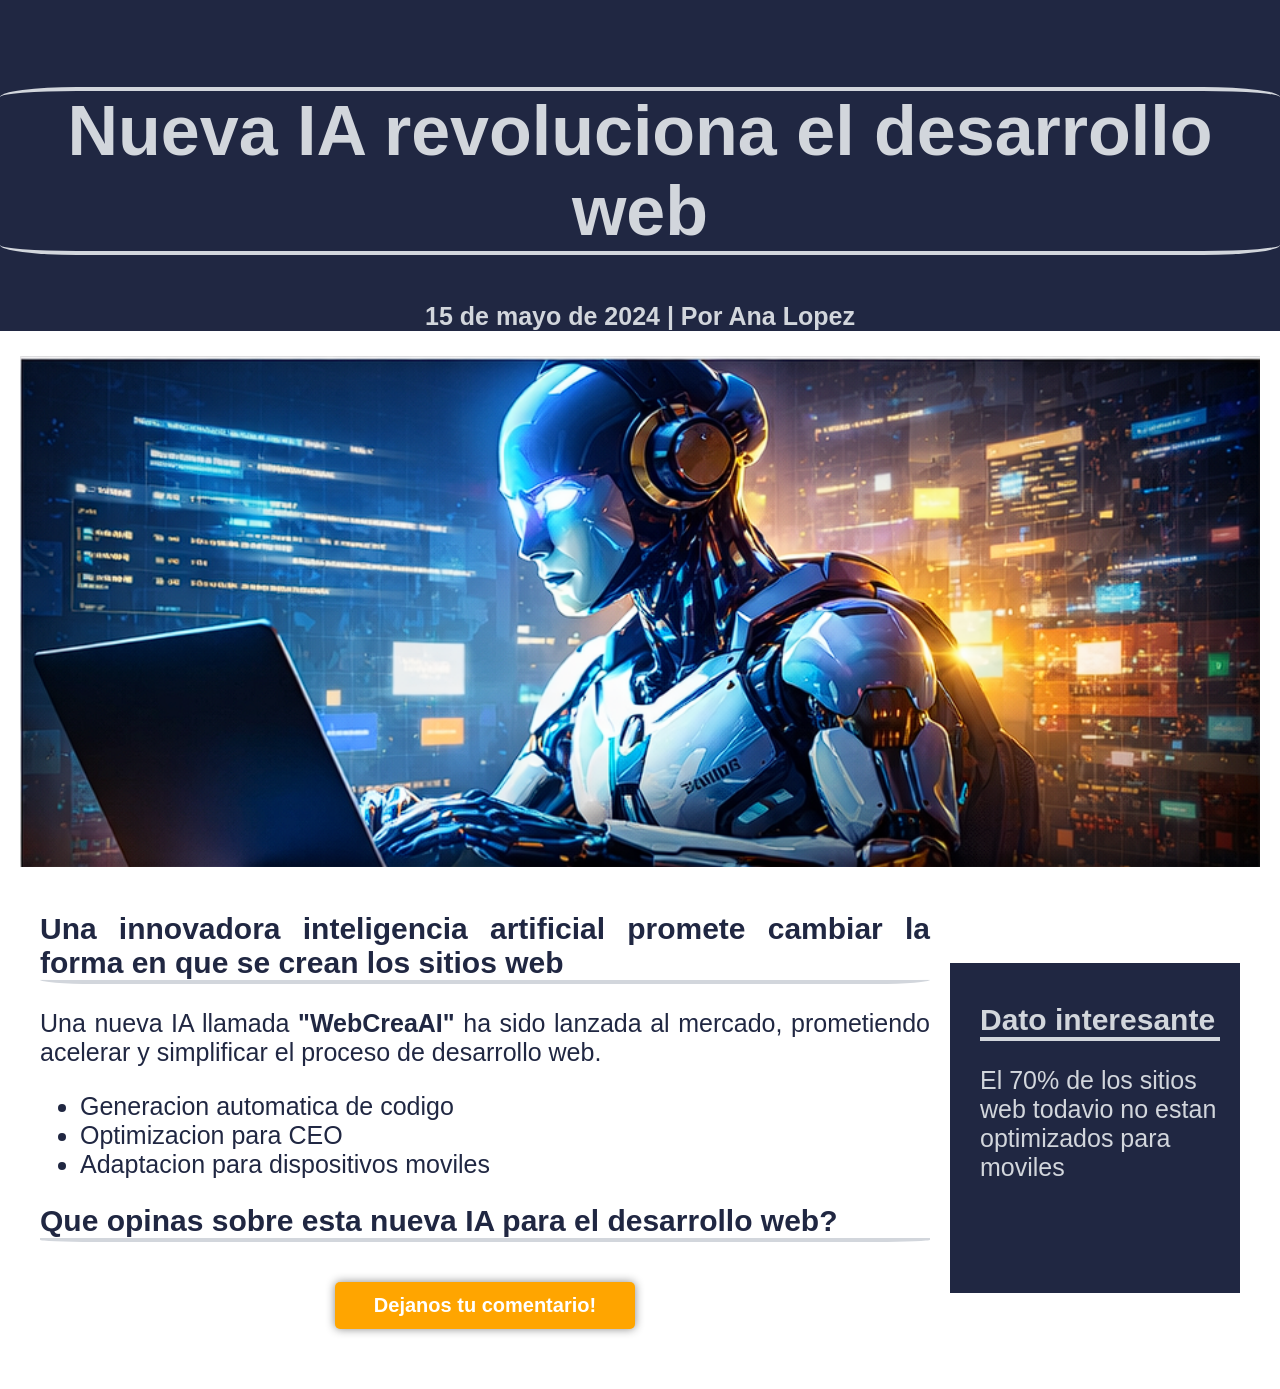
<file: Actividades/Clase 2/index.html>
<!DOCTYPE html>
<html lang="en">
<head>
    <meta charset="UTF-8">
    <meta name="viewport" content="width=device-width, initial-scale=1.0">
    <title>Nueva IA</title>
    <link rel="icon" href="Imagenes/El-canillita-y-la-maestra.ico">
    <link rel="stylesheet" href="../styles.css">
</head>
<body class="not">
    <div class="encabezado">  
        <div class="titulo">
            <h1>Nueva IA revoluciona el desarrollo web</h1>
        </div>
        <h3>15 de mayo de 2024 | Por Ana Lopez</h3>
    </div>
    <div class="contenedor">
            <img class="ia" src="Imagenes/notocia.png" alt="robot">
    <div class="cuerpo">
        <div class="pricipal">
            <h2 class="subT">Una innovadora inteligencia artificial promete cambiar la forma en que se crean los sitios web</h2>
            <div class="desarrollo">
            <p class="texto">Una nueva IA llamada <strong>"WebCreaAI"</strong> ha sido lanzada al mercado, prometiendo acelerar y simplificar el proceso de desarrollo web.
            <ul>
                <li class="texto">Generacion automatica de codigo</li>
                <li class="texto">Optimizacion para CEO</li>
                <li class="texto">Adaptacion para dispositivos moviles</li>
            </ul>
            </p>
            <p><h2 class="subT">Que opinas sobre esta nueva IA para el desarrollo web?</h2></p>
            </div>
            <button class="comentario" onclick="window.open('../clase3/form.html', 'Formulario', 'width=600,height=700')">Dejanos tu comentario!</button>
        </div>
        <div class="acotacion">
            <h2 class="aco">Dato interesante</h2>
            <p class="act">El 70% de los sitios web todavio no estan optimizados para moviles</p>
        </div>
    </div>
    </div>
</body>
</html>
</file>
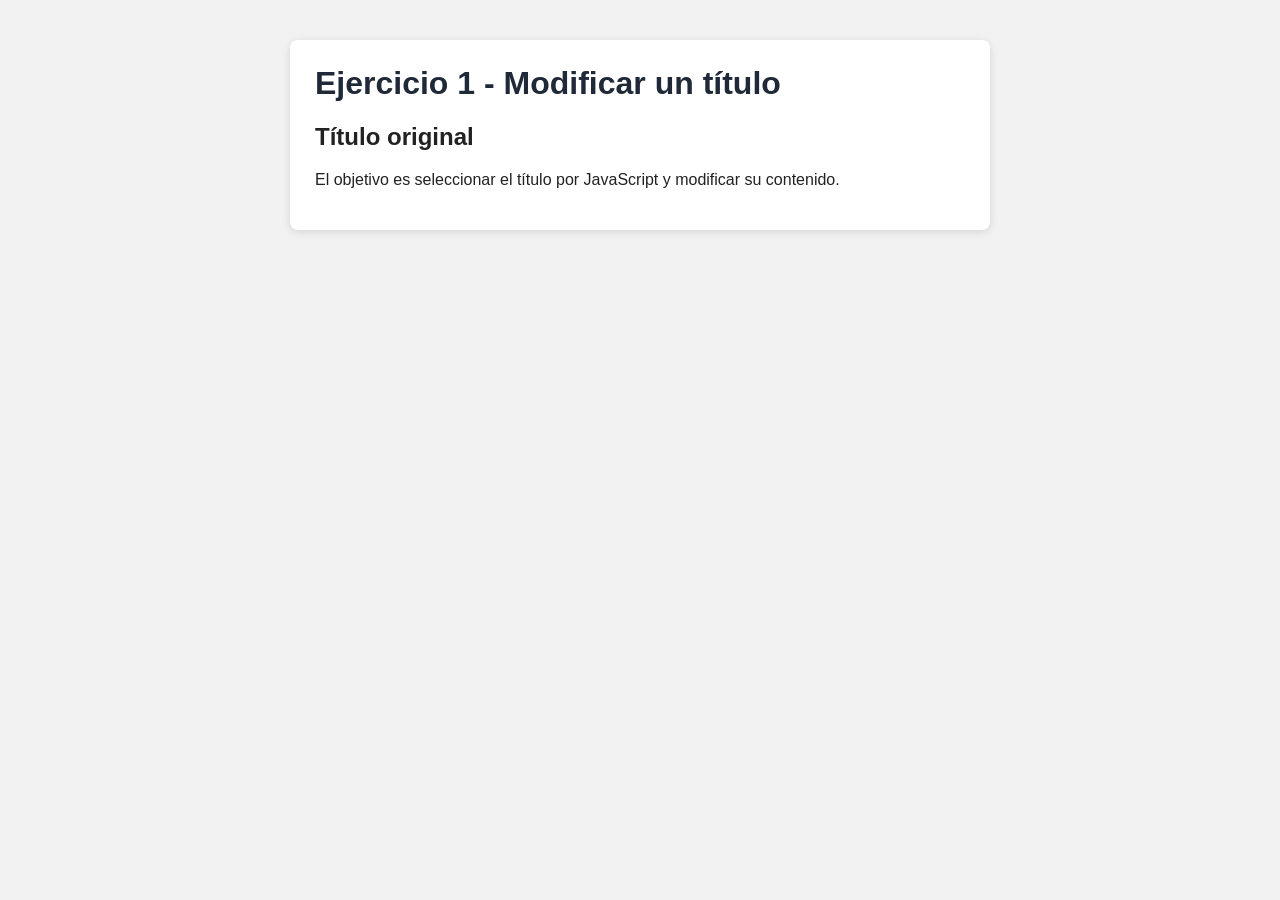
<file: Actividades/Clase 9/E1/index.html>
<!DOCTYPE html>
<html lang="es">
<head>
    <meta charset="UTF-8">
    <meta name="viewport" content="width=device-width, initial-scale=1.0">
    <title>Ejercicio 1 - Modificar un título</title>
    <link rel="stylesheet" href="style.css">
</head>
<body>

    <main class="container">
        <h1>Ejercicio 1 - Modificar un título</h1>

        <h2 id="titulo">Título original</h2>

        <p>
            El objetivo es seleccionar el título por JavaScript y modificar su contenido.
        </p>

    </main>

    <script src="script.js"></script>
</body>
</html>
</file>
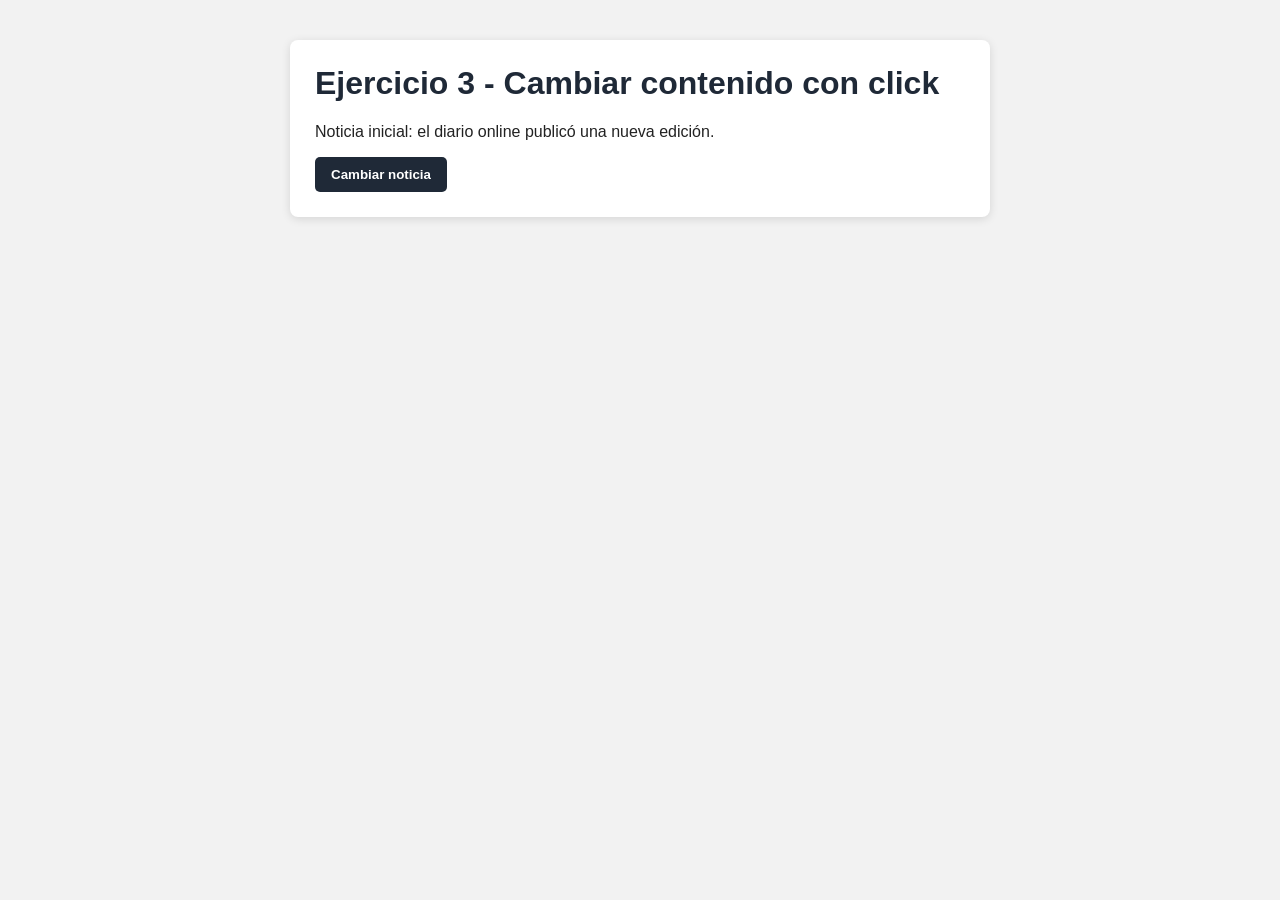
<file: Actividades/Clase 9/E3/index.html>
<!DOCTYPE html>
<html lang="es">
<head>
    <meta charset="UTF-8">
    <meta name="viewport" content="width=device-width, initial-scale=1.0">
    <title>Ejercicio 3 - Cambiar contenido con click</title>
    <link rel="stylesheet" href="style.css">
</head>
<body>

    <main class="container">
        <h1>Ejercicio 3 - Cambiar contenido con click</h1>

        <p id="noticia">
            Noticia inicial: el diario online publicó una nueva edición.
        </p>

        <button id="btnCambiarNoticia">Cambiar noticia</button>

    </main>

    <script src="script.js"></script>
</body>
</html>
</file>
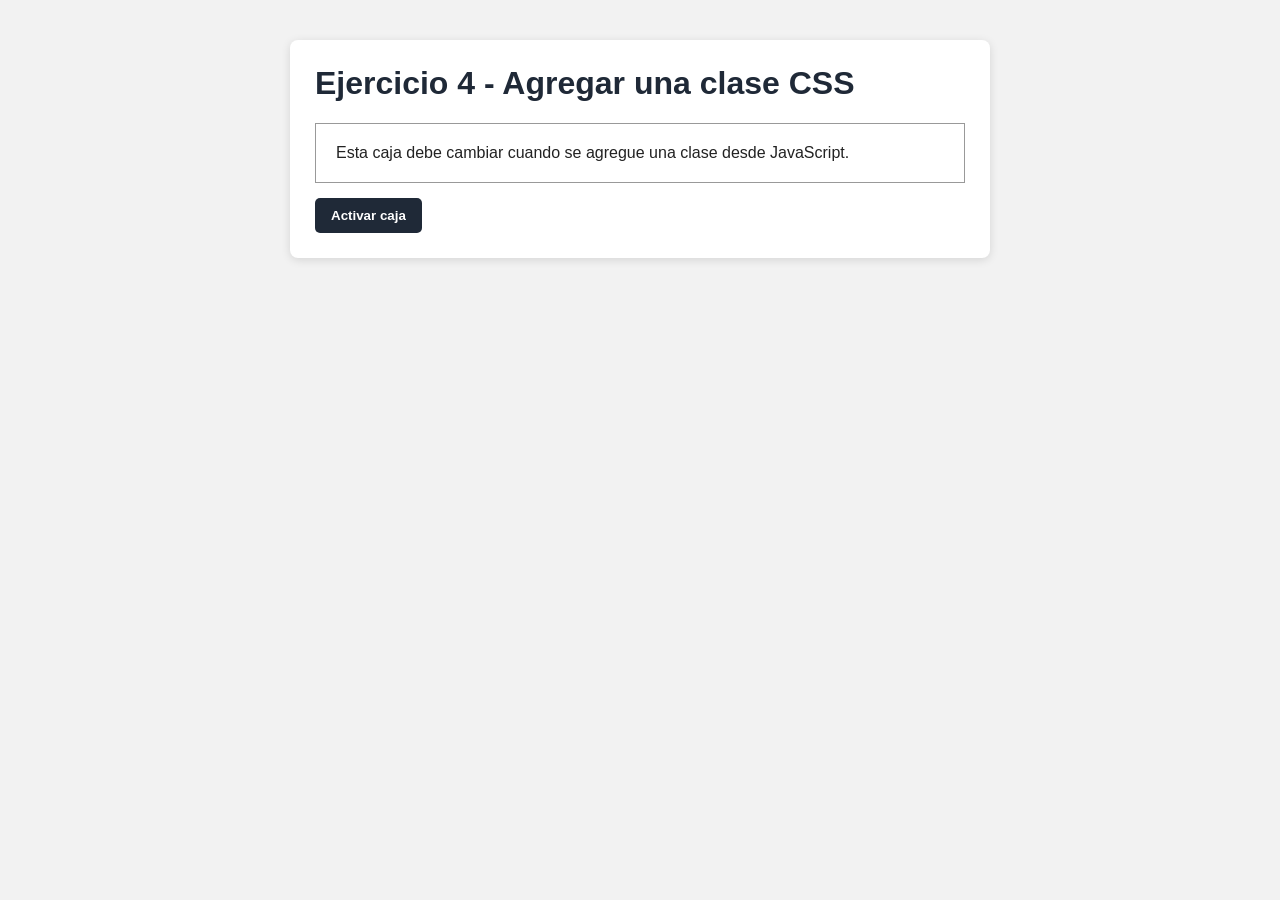
<file: Actividades/Clase 9/E4/index.html>
<!DOCTYPE html>
<html lang="es">
<head>
    <meta charset="UTF-8">
    <meta name="viewport" content="width=device-width, initial-scale=1.0">
    <title>Ejercicio 4 - Agregar una clase CSS</title>
    <link rel="stylesheet" href="style.css">
</head>
<body>

    <main class="container">
        <h1>Ejercicio 4 - Agregar una clase CSS</h1>

        <div id="caja" class="caja">
            Esta caja debe cambiar cuando se agregue una clase desde JavaScript.
        </div>

        <button id="btnActivar">Activar caja</button>

    </main>

    <script src="script.js"></script>
</body>
</html>
</file>
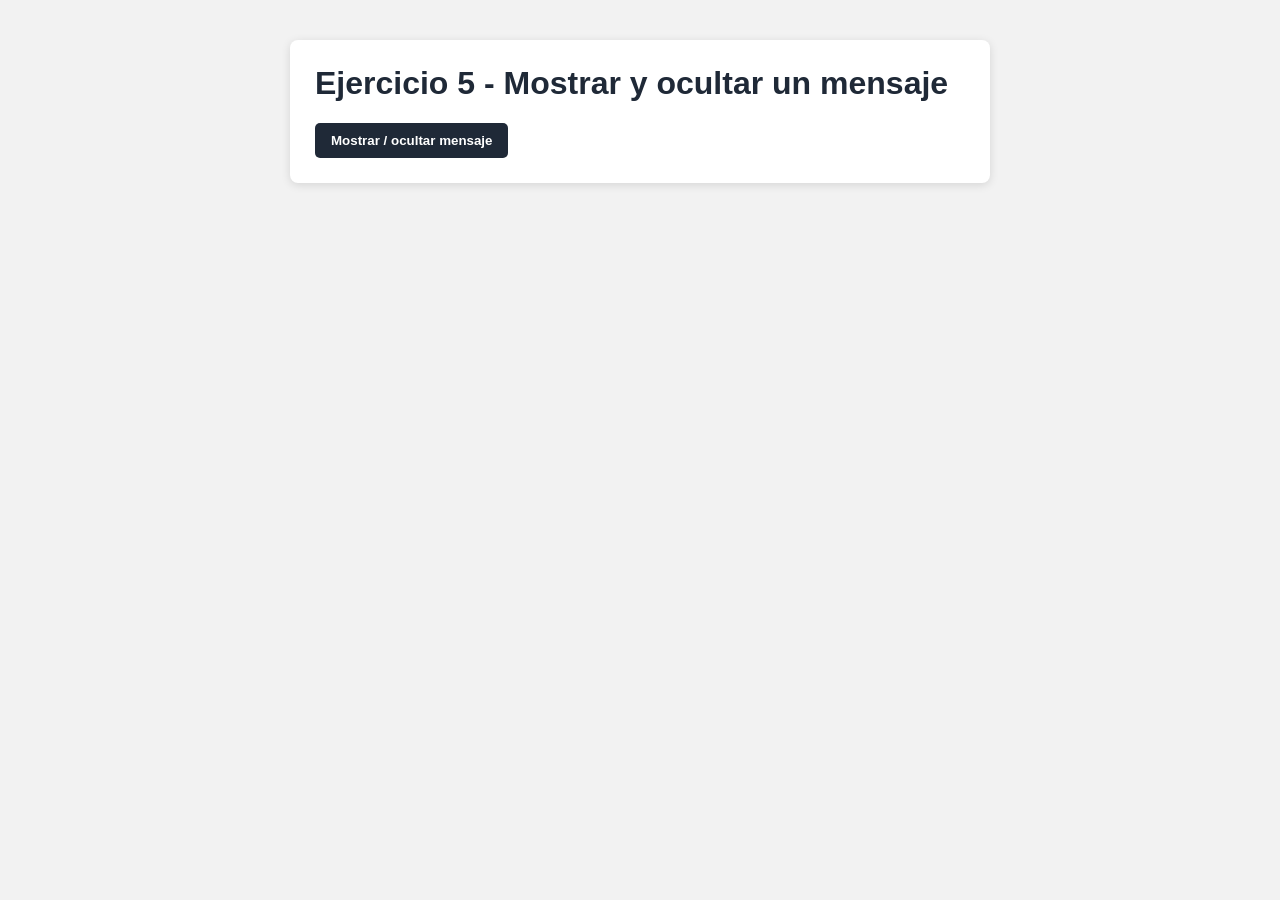
<file: Actividades/Clase 9/E5/index.html>
<!DOCTYPE html>
<html lang="es">
<head>
    <meta charset="UTF-8">
    <meta name="viewport" content="width=device-width, initial-scale=1.0">
    <title>Ejercicio 5 - Mostrar y ocultar un mensaje</title>
    <link rel="stylesheet" href="style.css">
</head>
<body>

    <main class="container">
        <h1>Ejercicio 5 - Mostrar y ocultar un mensaje</h1>

        <button id="btnMostrarMensaje">Mostrar / ocultar mensaje</button>

        <p id="mensaje" class="oculto">
            Este mensaje aparece y desaparece usando JavaScript.
        </p>

    </main>

    <script src="script.js"></script>
</body>
</html>
</file>
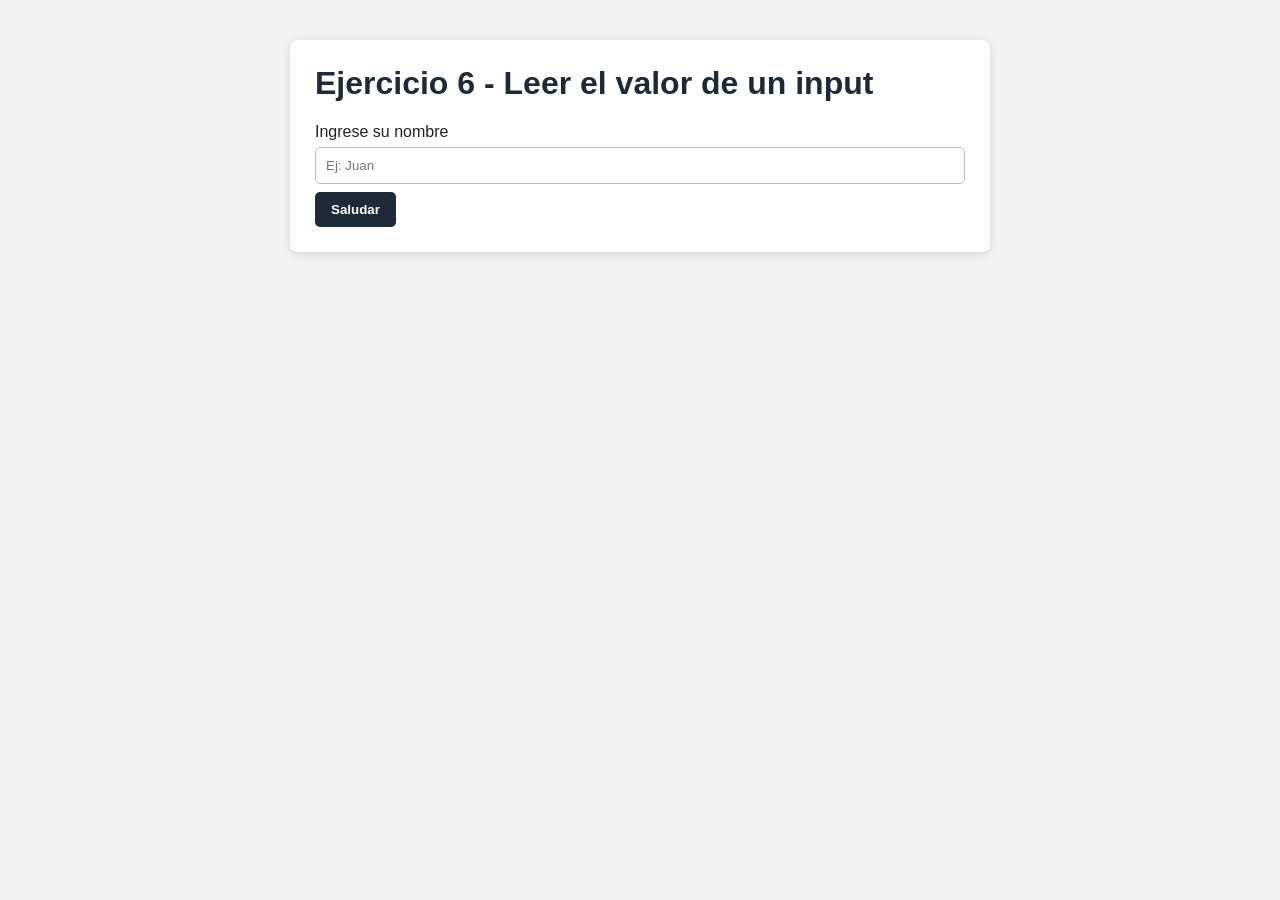
<file: Actividades/Clase 9/E6 y E7/index.html>
<!DOCTYPE html>
<html lang="es">
<head>
    <meta charset="UTF-8">
    <meta name="viewport" content="width=device-width, initial-scale=1.0">
    <title>Ejercicio 6 - Leer el valor de un input</title>
    <link rel="stylesheet" href="style.css">
</head>
<body>

    <main class="container">
        <h1>Ejercicio 6 - Leer el valor de un input</h1>

        <label for="nombreInput">Ingrese su nombre</label>
        <input type="text" id="nombreInput" placeholder="Ej: Juan">

        <button id="btnSaludar">Saludar</button>

    </main>

    <script src="script.js"></script>
</body>
</html>
</file>
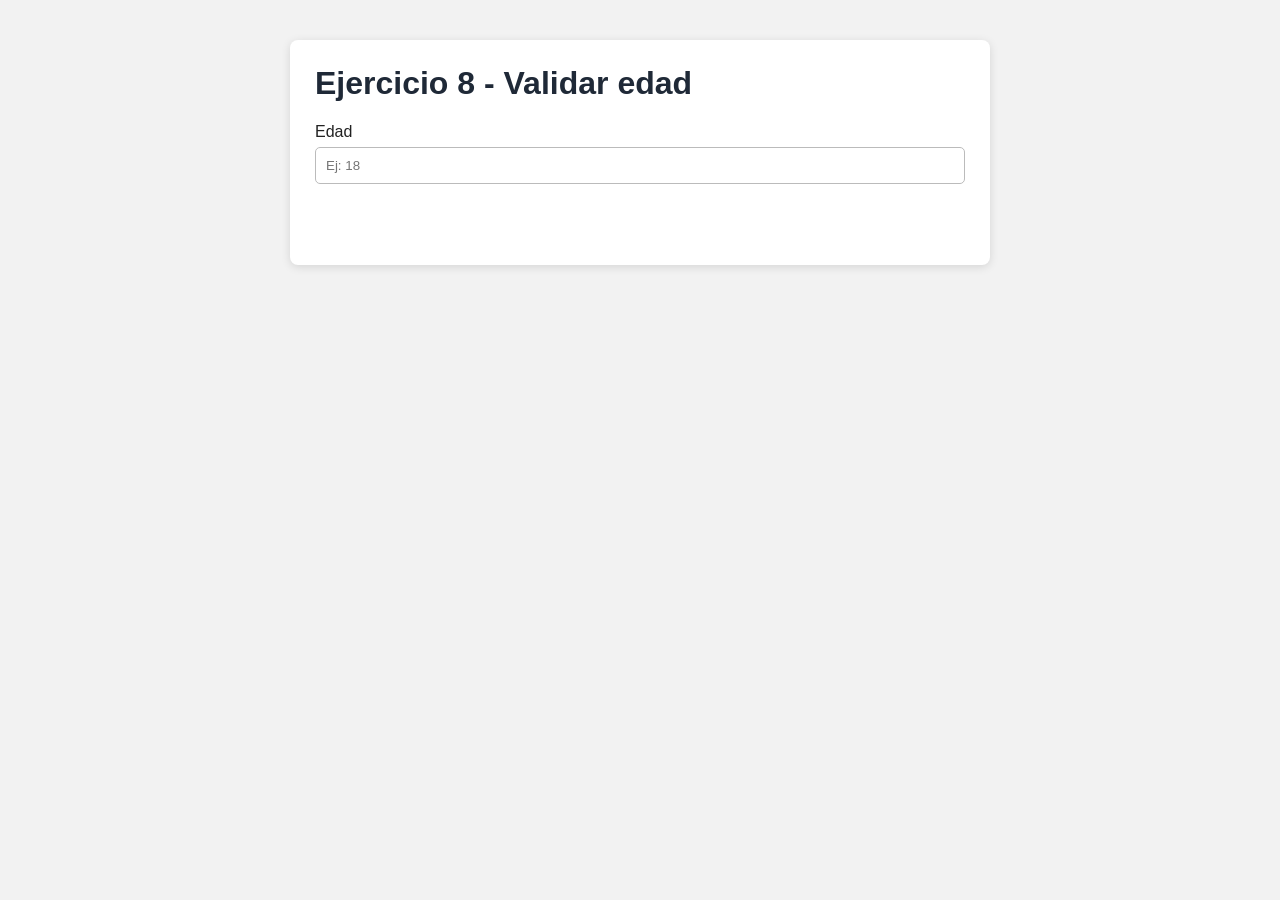
<file: Actividades/Clase 9/E8/index.html>
<!DOCTYPE html>
<html lang="es">
<head>
    <meta charset="UTF-8">
    <meta name="viewport" content="width=device-width, initial-scale=1.0">
    <title>Ejercicio 8 - Validar edad</title>
    <link rel="stylesheet" href="style.css">
</head>
<body>

    <main class="container">
        <h1>Ejercicio 8 - Validar edad</h1>

        <label for="edadInput">Edad</label>
        <input type="number" id="edadInput" placeholder="Ej: 18">

        <p id="errorEdad" class="error"></p>

    </main>

    <script src="script.js"></script>
</body>
</html>
</file>
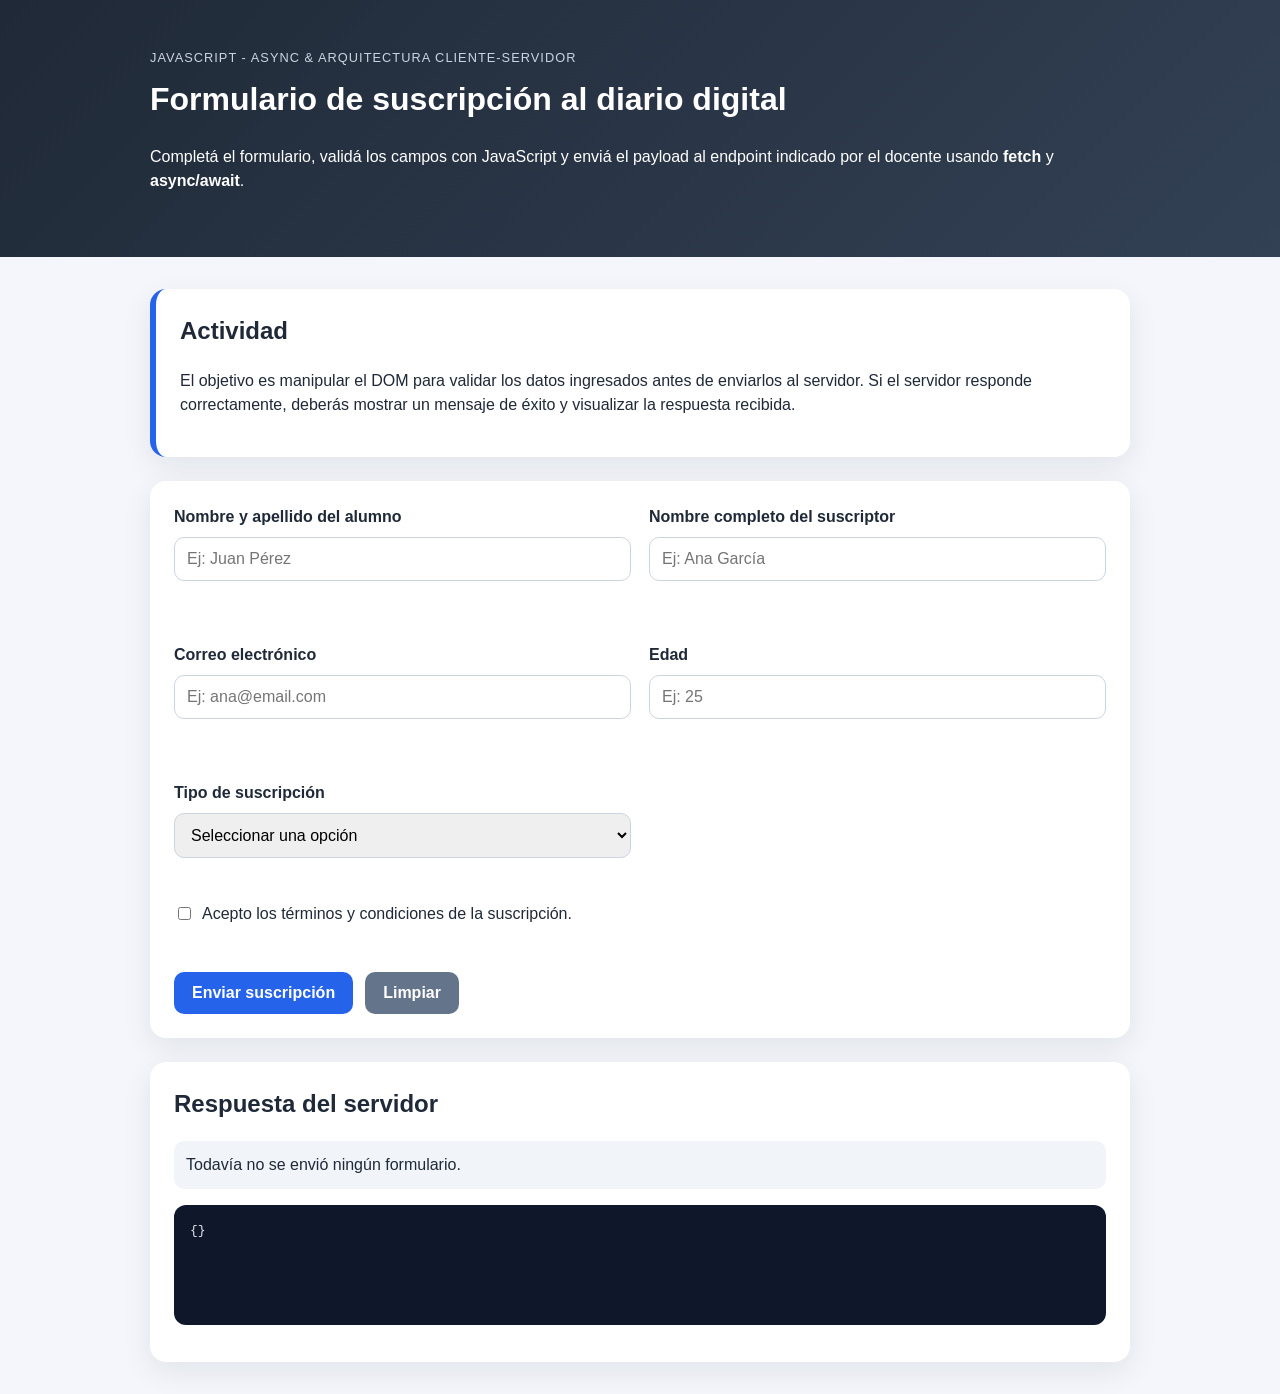
<file: Actividades/Actividad formulario asincrono/form.html>
<!DOCTYPE html>
<html lang="es">
<head>
    <meta charset="UTF-8">
    <meta name="viewport" content="width=device-width, initial-scale=1.0">
    <title>Actividad Async - Formulario de Suscripción</title>
    <link rel="stylesheet" href="style.css">
</head>
<body>
    <header class="header">
        <div class="header__content">
            <p class="eyebrow">JavaScript - Async & Arquitectura Cliente-Servidor</p>
            <h1>Formulario de suscripción al diario digital</h1>
            <p>
                Completá el formulario, validá los campos con JavaScript y enviá el payload
                al endpoint indicado por el docente usando <strong>fetch</strong> y <strong>async/await</strong>.
            </p>
        </div>
    </header>

    <main class="container">
        <section class="card intro-card">
            <h2>Actividad</h2>
            <p>
                El objetivo es manipular el DOM para validar los datos ingresados antes de enviarlos
                al servidor. Si el servidor responde correctamente, deberás mostrar un mensaje de éxito
                y visualizar la respuesta recibida.
            </p>
        </section>

        <section class="card">
            <form id="subscriptionForm" novalidate>
                <div class="form-grid">
                    <div class="field">
                        <label for="alumno">Nombre y apellido del alumno</label>
                        <input type="text" id="alumno" name="alumno" placeholder="Ej: Juan Pérez">
                        <small class="error-message" id="error-alumno"></small>
                    </div>

                    <div class="field">
                        <label for="nombreCompleto">Nombre completo del suscriptor</label>
                        <input type="text" id="nombreCompleto" name="nombreCompleto" placeholder="Ej: Ana García">
                        <small class="error-message" id="error-nombreCompleto"></small>
                    </div>

                    <div class="field">
                        <label for="email">Correo electrónico</label>
                        <input type="email" id="email" name="email" placeholder="Ej: ana@email.com">
                        <small class="error-message" id="error-email"></small>
                    </div>

                    <div class="field">
                        <label for="edad">Edad</label>
                        <input type="number" id="edad" name="edad" placeholder="Ej: 25">
                        <small class="error-message" id="error-edad"></small>
                    </div>

                    <div class="field">
                        <label for="suscripcion">Tipo de suscripción</label>
                        <select id="suscripcion" name="suscripcion">
                            <option value="">Seleccionar una opción</option>
                            <option value="Mensual">Mensual</option>
                            <option value="Trimestral">Trimestral</option>
                            <option value="Anual">Anual</option>
                        </select>
                        <small class="error-message" id="error-suscripcion"></small>
                    </div>
                </div>

                <div class="field terms-field">
                    <label>
                        <input type="checkbox" id="aceptaTerminos" name="aceptaTerminos">
                        Acepto los términos y condiciones de la suscripción.
                    </label>
                    <small class="error-message" id="error-aceptaTerminos"></small>
                </div>

                <div class="actions">
                    <button type="submit" id="btnEnviar">Enviar suscripción</button>
                    <button type="reset" class="button-secondary">Limpiar</button>
                </div>
            </form>
        </section>

        <section class="card response-card" aria-live="polite">
            <h2>Respuesta del servidor</h2>
            <p id="mensajeEstado" class="status-message">Todavía no se envió ningún formulario.</p>
            <pre id="respuestaServidor" class="server-response">{}</pre>
        </section>
    </main>

    <script src="script.js"></script>
</body>
</html>
</file>
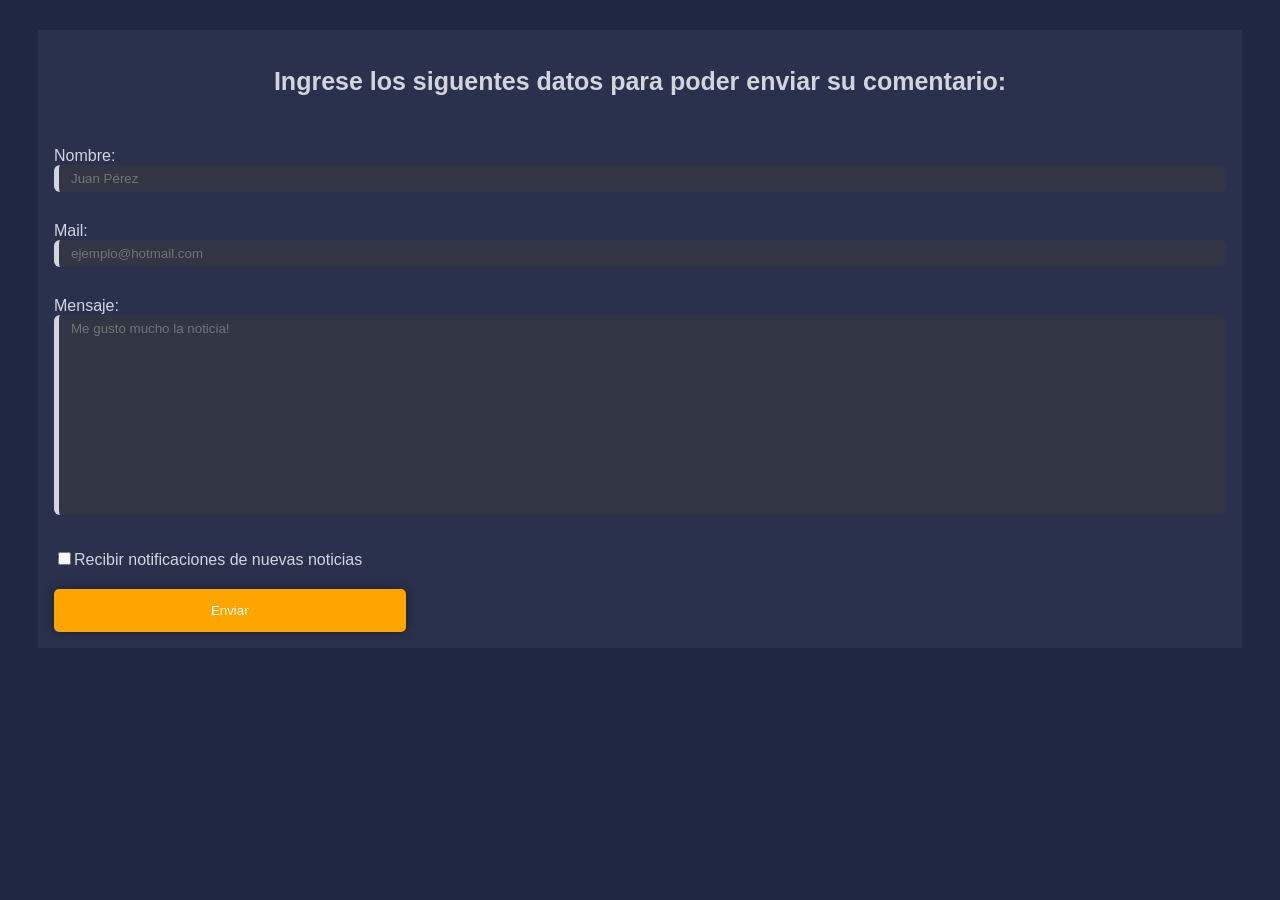
<file: Actividades/Clase 3/form.html>
<!DOCTYPE html>
<html lang="es">
<head>
    <link rel="stylesheet" href="../styles.css">
    <meta charset="UTF-8">
    <meta name="viewport" content="width=device-width, initial-scale=1.0">
    <title>Document</title>
</head>
<body class="respuesta">
    <form class="form_coment" action="">
        <div class="c_form"><h2 class="h2_form">Ingrese los siguentes datos para poder enviar su comentario: </h2></div>
        <div class="c_form">
            <label class="l_datos">Nombre:</label>
            <input class="datos" type="text" placeholder="Juan Pérez" minlength="3" required>
        </div>
        <div class="c_form">
            <label class="l_datos">Mail:</label>
            <input class="datos" type="email" placeholder="ejemplo@hotmail.com" minlength="10" required>
        </div>
        <div class="c_form">
            <label class="l_datos">Mensaje:</label>
            <textarea class="msj" placeholder="Me gusto mucho la noticia!" minlength="50" maxlength="600"  required></textarea>
        </div>
        <div class="c_form">
            <label class="l_datos"><input type="checkbox">Recibir notificaciones de nuevas noticias</label>
            <input class="enviar" type="submit" value="Enviar" required>
        </div>

    </form>
</body>
</html>
</file>
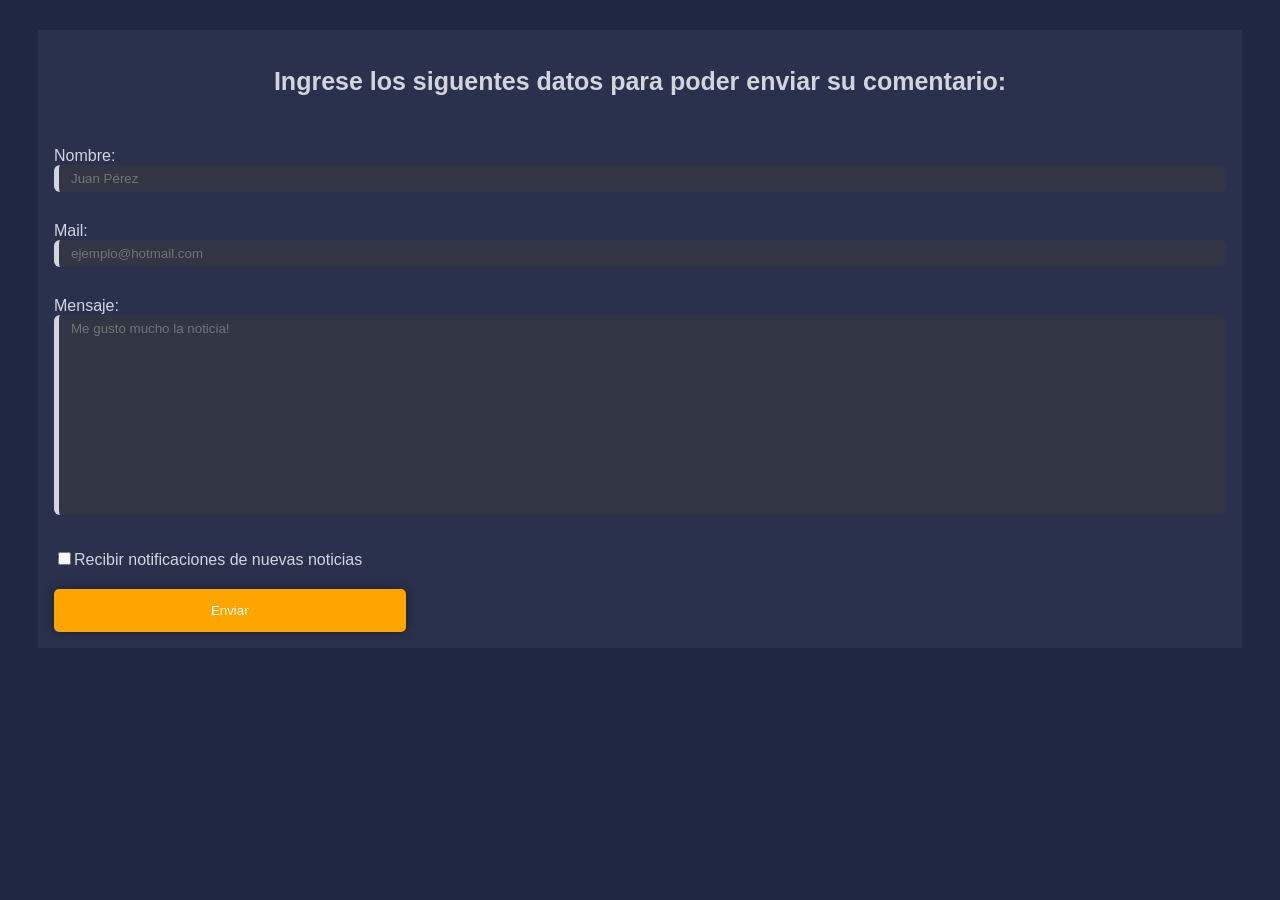
<file: Actividades/Clase2/form.html>
<!DOCTYPE html>
<html lang="es">
<head>
    <link rel="stylesheet" href="styles.css">
    <meta charset="UTF-8">
    <meta name="viewport" content="width=device-width, initial-scale=1.0">
    <title>Document</title>
</head>
<body class="respuesta">
    <form class="form_coment" action="">
        <div class="c_form"><h2 class="h2_form">Ingrese los siguentes datos para poder enviar su comentario: </h2></div>
        <div class="c_form">
            <label class="l_datos">Nombre:</label>
            <input class="datos" type="text" placeholder="Juan Pérez" minlength="3" required>
        </div>
        <div class="c_form">
            <label class="l_datos">Mail:</label>
            <input class="datos" type="email" placeholder="ejemplo@hotmail.com" minlength="10" required>
        </div>
        <div class="c_form">
            <label class="l_datos">Mensaje:</label>
            <textarea class="msj" placeholder="Me gusto mucho la noticia!" minlength="50" maxlength="600"  required></textarea>
        </div>
        <div class="c_form">
            <label class="l_datos"><input type="checkbox">Recibir notificaciones de nuevas noticias</label>
            <input class="enviar" type="submit" value="Enviar" required>
        </div>

    </form>
</body>
</html>
</file>
<file: Actividades/styles.css>
.encabezado{
    background-color: #202742;
    text-align: center;
    width: 100%;
    margin: auto;
    height: auto;
    display: block;
}
.contenedor{
    max-width: 100%;
    margin: auto;       
    padding: 0 20px; 
}
h1{
    color: #D2D6DC;
    font-family: Arial, sans-serif;
    font-size: 70px;
    border-top: 4px solid #D2D6DC;
    border-radius: 6%;
    border-bottom: 4px solid #D2D6DC;
}
h3{
    color: #D2D6DC;
    font-family: Arial, Helvetica, sans-serif;
    font-size: 25px;
    padding-top: 0;
    margin-top: 0;
}
.titulo{
    padding-top: 40px;
    padding-bottom: 0px;
    margin-bottom: 0;
}
.not{
    margin: 0;

}
.ia{
    width: 100%;
    height: auto;
    display: block;
}
.cuerpo{
    margin: auto;
    display: flex;
    gap: 20px;
    padding: 20px;

}
.subT{
    text-align: justify;
    color:#202742;
    font-family: Arial, Helvetica, sans-serif;
    font-size: 30px;
    border-bottom: 4px solid #D2D6DC;
    border-radius: 6%;
}
.texto{
    text-align: justify;
    font-family: Arial, Helvetica, sans-serif;
    font-size: 25px;
    color: #202742;
}
.acotacion{
    background-color: #202742;
    padding: 15px;
    margin: auto;
    padding-left: 30px;
    padding-right: 20px;
    max-width: 240px;
    height: 300px;
}
.aco{
    color: #D2D6DC;
    font-family: Arial, Helvetica, sans-serif;
    font-size: 30px;
    font-weight: 700;
    border-bottom: 4px solid #D2D6DC;
}
.act{
    color: #D2D6DC;
    font-family: Arial, Helvetica, sans-serif;
    font-size: 25px;
    font-weight: 100;
}
.comentario{
    display: block;
    width: 300px;
    margin: 40px auto;
    padding: 12px;
    background-color: orange;
    color: white;
    text-align: center;
    font-weight: bold;
    font-family: Arial, sans-serif;
    font-size: 20px;
    border-radius: 5px;
    cursor: pointer;
    box-shadow: 0 0 10px #0007;
    border: none;
}
/*Formulario */
.respuesta{
    background-color: #202742; 
}
.h2_form{
    text-align: center;
    font-size: 25px;
}
.form_coment{
    background-color: #2a314d;
    margin: 30px;
    padding: 1px;
    width: auto;
    height: auto;
}
.c_form{
    padding: 15px;
    font-family: Arial, Helvetica, sans-serif;
    color: #D2D6DC;
}
.datos, .msj{
    width: 100%;
    box-sizing: border-box;
    padding: 6px 12px;
    border: none;
    background-color: #313544;
    border-left: 5px solid #D2D6DC;
    color: #D2D6DC;
    border-radius: 6px;
}
.msj{
    font-family: Arial, Helvetica, sans-serif;
    resize: none;
    height: 200px;
}
input[type="checkbox"] {
    accent-color: orange;
}
.enviar{
    display: block;
    margin-top: 20px;
    height: 43px;
    width: 30%;
    background-color: orange;
    color: white;
    border: none;
    border-radius: 5px;
    cursor: pointer;
    box-shadow: 0 0 10px #0007;
}
</file>
<file: Actividades/Clase 9/E1/style.css>
* {
    box-sizing: border-box;
}

body {
    margin: 0;
    font-family: Arial, Helvetica, sans-serif;
    background-color: #f2f2f2;
    color: #222;
}

.container {
    width: 90%;
    max-width: 700px;
    margin: 40px auto;
    padding: 25px;
    background-color: white;
    border-radius: 8px;
    box-shadow: 0 2px 10px rgba(0, 0, 0, 0.12);
}

h1 {
    margin-top: 0;
    color: #1f2937;
}

button {
    padding: 10px 16px;
    border: none;
    border-radius: 5px;
    background-color: #1f2937;
    color: white;
    cursor: pointer;
    font-weight: bold;
}

button:hover {
    background-color: #111827;
}

input {
    width: 100%;
    padding: 10px;
    margin-top: 6px;
    margin-bottom: 8px;
    border: 1px solid #bbb;
    border-radius: 5px;
}

.error {
    color: red;
    min-height: 20px;
    font-size: 14px;
}
</file>
<file: Actividades/Clase 9/E3/style.css>
* {
    box-sizing: border-box;
}

body {
    margin: 0;
    font-family: Arial, Helvetica, sans-serif;
    background-color: #f2f2f2;
    color: #222;
}

.container {
    width: 90%;
    max-width: 700px;
    margin: 40px auto;
    padding: 25px;
    background-color: white;
    border-radius: 8px;
    box-shadow: 0 2px 10px rgba(0, 0, 0, 0.12);
}

h1 {
    margin-top: 0;
    color: #1f2937;
}

button {
    padding: 10px 16px;
    border: none;
    border-radius: 5px;
    background-color: #1f2937;
    color: white;
    cursor: pointer;
    font-weight: bold;
}

button:hover {
    background-color: #111827;
}

input {
    width: 100%;
    padding: 10px;
    margin-top: 6px;
    margin-bottom: 8px;
    border: 1px solid #bbb;
    border-radius: 5px;
}

.error {
    color: red;
    min-height: 20px;
    font-size: 14px;
}
</file>
<file: Actividades/Clase 9/E4/style.css>
* {
    box-sizing: border-box;
}

body {
    margin: 0;
    font-family: Arial, Helvetica, sans-serif;
    background-color: #f2f2f2;
    color: #222;
}

.container {
    width: 90%;
    max-width: 700px;
    margin: 40px auto;
    padding: 25px;
    background-color: white;
    border-radius: 8px;
    box-shadow: 0 2px 10px rgba(0, 0, 0, 0.12);
}

h1 {
    margin-top: 0;
    color: #1f2937;
}

button {
    padding: 10px 16px;
    border: none;
    border-radius: 5px;
    background-color: #1f2937;
    color: white;
    cursor: pointer;
    font-weight: bold;
}

button:hover {
    background-color: #111827;
}

input {
    width: 100%;
    padding: 10px;
    margin-top: 6px;
    margin-bottom: 8px;
    border: 1px solid #bbb;
    border-radius: 5px;
}

.error {
    color: red;
    min-height: 20px;
    font-size: 14px;
}

.caja {
    padding: 20px;
    border: 1px solid #999;
    margin-bottom: 15px;
}

.activa {
    background-color: lightgreen;
    border: 2px solid green;
}
</file>
<file: Actividades/Clase 9/E5/style.css>
* {
    box-sizing: border-box;
}

body {
    margin: 0;
    font-family: Arial, Helvetica, sans-serif;
    background-color: #f2f2f2;
    color: #222;
}

.container {
    width: 90%;
    max-width: 700px;
    margin: 40px auto;
    padding: 25px;
    background-color: white;
    border-radius: 8px;
    box-shadow: 0 2px 10px rgba(0, 0, 0, 0.12);
}

h1 {
    margin-top: 0;
    color: #1f2937;
}

button {
    padding: 10px 16px;
    border: none;
    border-radius: 5px;
    background-color: #1f2937;
    color: white;
    cursor: pointer;
    font-weight: bold;
}

button:hover {
    background-color: #111827;
}

input {
    width: 100%;
    padding: 10px;
    margin-top: 6px;
    margin-bottom: 8px;
    border: 1px solid #bbb;
    border-radius: 5px;
}

.error {
    color: red;
    min-height: 20px;
    font-size: 14px;
}

.oculto {
    display: none;
}

#mensaje {
    margin-top: 20px;
    padding: 15px;
    background-color: #e0f2fe;
    border-left: 4px solid #0284c7;
}
</file>
<file: Actividades/Clase 9/E6 y E7/style.css>
* {
    box-sizing: border-box;
}

body {
    margin: 0;
    font-family: Arial, Helvetica, sans-serif;
    background-color: #f2f2f2;
    color: #222;
}

.container {
    width: 90%;
    max-width: 700px;
    margin: 40px auto;
    padding: 25px;
    background-color: white;
    border-radius: 8px;
    box-shadow: 0 2px 10px rgba(0, 0, 0, 0.12);
}

h1 {
    margin-top: 0;
    color: #1f2937;
}

button {
    padding: 10px 16px;
    border: none;
    border-radius: 5px;
    background-color: #1f2937;
    color: white;
    cursor: pointer;
    font-weight: bold;
}

button:hover {
    background-color: #111827;
}

input {
    width: 100%;
    padding: 10px;
    margin-top: 6px;
    margin-bottom: 8px;
    border: 1px solid #bbb;
    border-radius: 5px;
}

.error {
    color: red;
    min-height: 20px;
    font-size: 14px;
}
</file>
<file: Actividades/Clase 9/E8/style.css>
* {
    box-sizing: border-box;
}

body {
    margin: 0;
    font-family: Arial, Helvetica, sans-serif;
    background-color: #f2f2f2;
    color: #222;
}

.container {
    width: 90%;
    max-width: 700px;
    margin: 40px auto;
    padding: 25px;
    background-color: white;
    border-radius: 8px;
    box-shadow: 0 2px 10px rgba(0, 0, 0, 0.12);
}

h1 {
    margin-top: 0;
    color: #1f2937;
}

button {
    padding: 10px 16px;
    border: none;
    border-radius: 5px;
    background-color: #1f2937;
    color: white;
    cursor: pointer;
    font-weight: bold;
}

button:hover {
    background-color: #111827;
}

input {
    width: 100%;
    padding: 10px;
    margin-top: 6px;
    margin-bottom: 8px;
    border: 1px solid #bbb;
    border-radius: 5px;
}

.error {
    color: red;
    min-height: 20px;
    font-size: 14px;
}
</file>
<file: Actividades/Actividad formulario asincrono/style.css>
* {
    box-sizing: border-box;
}

body {
    margin: 0;
    font-family: Arial, Helvetica, sans-serif;
    background: #f4f6fb;
    color: #1f2937;
    line-height: 1.5;
}

.header {
    background: linear-gradient(135deg, #1f2937, #334155);
    color: #ffffff;
    padding: 48px 20px;
}

.header__content {
    max-width: 980px;
    margin: 0 auto;
}

.eyebrow {
    margin: 0 0 8px;
    text-transform: uppercase;
    letter-spacing: 0.08em;
    font-size: 0.8rem;
    color: #cbd5e1;
}

h1,
h2 {
    margin-top: 0;
}

.container {
    width: min(980px, calc(100% - 32px));
    margin: 32px auto;
}

.card {
    background: #ffffff;
    border-radius: 16px;
    padding: 24px;
    margin-bottom: 24px;
    box-shadow: 0 10px 30px rgba(15, 23, 42, 0.08);
}

.intro-card {
    border-left: 6px solid #2563eb;
}

.form-grid {
    display: grid;
    grid-template-columns: repeat(2, minmax(0, 1fr));
    gap: 18px;
}

.field {
    margin-bottom: 18px;
}

label,
legend {
    display: block;
    font-weight: 700;
    margin-bottom: 8px;
}

input,
select,
textarea {
    width: 100%;
    border: 1px solid #cbd5e1;
    border-radius: 10px;
    padding: 12px;
    font-size: 1rem;
    outline: none;
    transition: border-color 0.2s ease, box-shadow 0.2s ease;
}

input:focus,
select:focus,
textarea:focus {
    border-color: #2563eb;
    box-shadow: 0 0 0 3px rgba(37, 99, 235, 0.15);
}

textarea {
    resize: vertical;
}

.fieldset {
    border: 1px solid #e2e8f0;
    border-radius: 12px;
    padding: 18px;
}

.checkbox-grid {
    display: grid;
    grid-template-columns: repeat(3, minmax(0, 1fr));
    gap: 10px;
}

.checkbox-grid label,
.terms-field label {
    display: flex;
    align-items: center;
    gap: 8px;
    font-weight: 400;
}

.checkbox-grid input,
.terms-field input {
    width: auto;
}

.field-help {
    display: flex;
    justify-content: space-between;
    gap: 12px;
    color: #64748b;
    margin-top: 6px;
}

.error-message {
    display: block;
    min-height: 20px;
    margin-top: 6px;
    color: #dc2626;
    font-size: 0.9rem;
}

.input-error {
    border-color: #dc2626;
    box-shadow: 0 0 0 3px rgba(220, 38, 38, 0.12);
}

.actions {
    display: flex;
    flex-wrap: wrap;
    gap: 12px;
    margin-top: 12px;
}

button {
    border: none;
    border-radius: 10px;
    padding: 12px 18px;
    background: #2563eb;
    color: #ffffff;
    font-size: 1rem;
    font-weight: 700;
    cursor: pointer;
    transition: transform 0.2s ease, opacity 0.2s ease;
}

button:hover {
    transform: translateY(-1px);
}

button:disabled {
    opacity: 0.65;
    cursor: not-allowed;
    transform: none;
}

.button-secondary {
    background: #64748b;
}

.status-message {
    padding: 12px;
    border-radius: 10px;
    background: #f1f5f9;
}

.status-message.success {
    background: #dcfce7;
    color: #166534;
}

.status-message.error {
    background: #fee2e2;
    color: #991b1b;
}

.server-response {
    min-height: 120px;
    overflow-x: auto;
    background: #0f172a;
    color: #e2e8f0;
    border-radius: 12px;
    padding: 16px;
}

@media (max-width: 720px) {
    .form-grid,
    .checkbox-grid {
        grid-template-columns: 1fr;
    }

    .header {
        padding: 32px 16px;
    }

    .card {
        padding: 18px;
    }
}
</file>
<file: Actividades/Clase2/styles.css>
.encabezado{
    background-color: #202742;
    text-align: center;
    width: 100%;
    margin: auto;
    height: auto;
    display: block;
}
.contenedor{
    max-width: 100%;
    margin: auto;       
    padding: 0 20px; 
}
h1{
    color: #D2D6DC;
    font-family: Arial, sans-serif;
    font-size: 70px;
    border-top: 4px solid #D2D6DC;
    border-radius: 6%;
    border-bottom: 4px solid #D2D6DC;
}
h3{
    color: #D2D6DC;
    font-family: Arial, Helvetica, sans-serif;
    font-size: 25px;
    padding-top: 0;
    margin-top: 0;
}
.titulo{
    padding-top: 40px;
    padding-bottom: 0px;
    margin-bottom: 0;
}
.not{
    margin: 0;

}
.ia{
    width: 100%;
    height: auto;
    display: block;
}
.cuerpo{
    margin: auto;
    display: flex;
    gap: 20px;
    padding: 20px;

}
.subT{
    text-align: justify;
    color:#202742;
    font-family: Arial, Helvetica, sans-serif;
    font-size: 30px;
    border-bottom: 4px solid #D2D6DC;
    border-radius: 6%;
}
.texto{
    text-align: justify;
    font-family: Arial, Helvetica, sans-serif;
    font-size: 25px;
    color: #202742;
}
.acotacion{
    background-color: #202742;
    padding: 15px;
    margin: auto;
    padding-left: 30px;
    padding-right: 20px;
    max-width: 240px;
    height: 300px;
}
.aco{
    color: #D2D6DC;
    font-family: Arial, Helvetica, sans-serif;
    font-size: 30px;
    font-weight: 700;
    border-bottom: 4px solid #D2D6DC;
}
.act{
    color: #D2D6DC;
    font-family: Arial, Helvetica, sans-serif;
    font-size: 25px;
    font-weight: 100;
}
.comentario{
    display: block;
    width: 300px;
    margin: 40px auto;
    padding: 12px;
    background-color: orange;
    color: white;
    text-align: center;
    font-weight: bold;
    font-family: Arial, sans-serif;
    font-size: 20px;
    border-radius: 5px;
    cursor: pointer;
    box-shadow: 0 0 10px #0007;
    border: none;
}
/*Formulario */
.respuesta{
    background-color: #202742; 
}
.h2_form{
    text-align: center;
    font-size: 25px;
}
.form_coment{
    background-color: #2a314d;
    margin: 30px;
    padding: 1px;
    width: auto;
    height: auto;
}
.c_form{
    padding: 15px;
    font-family: Arial, Helvetica, sans-serif;
    color: #D2D6DC;
}
.datos, .msj{
    width: 100%;
    box-sizing: border-box;
    padding: 6px 12px;
    border: none;
    background-color: #313544;
    border-left: 5px solid #D2D6DC;
    color: #D2D6DC;
    border-radius: 6px;
}
.msj{
    font-family: Arial, Helvetica, sans-serif;
    resize: none;
    height: 200px;
}
input[type="checkbox"] {
    accent-color: orange;
}
.enviar{
    display: block;
    margin-top: 20px;
    height: 43px;
    width: 30%;
    background-color: orange;
    color: white;
    border: none;
    border-radius: 5px;
    cursor: pointer;
    box-shadow: 0 0 10px #0007;
}
</file>
